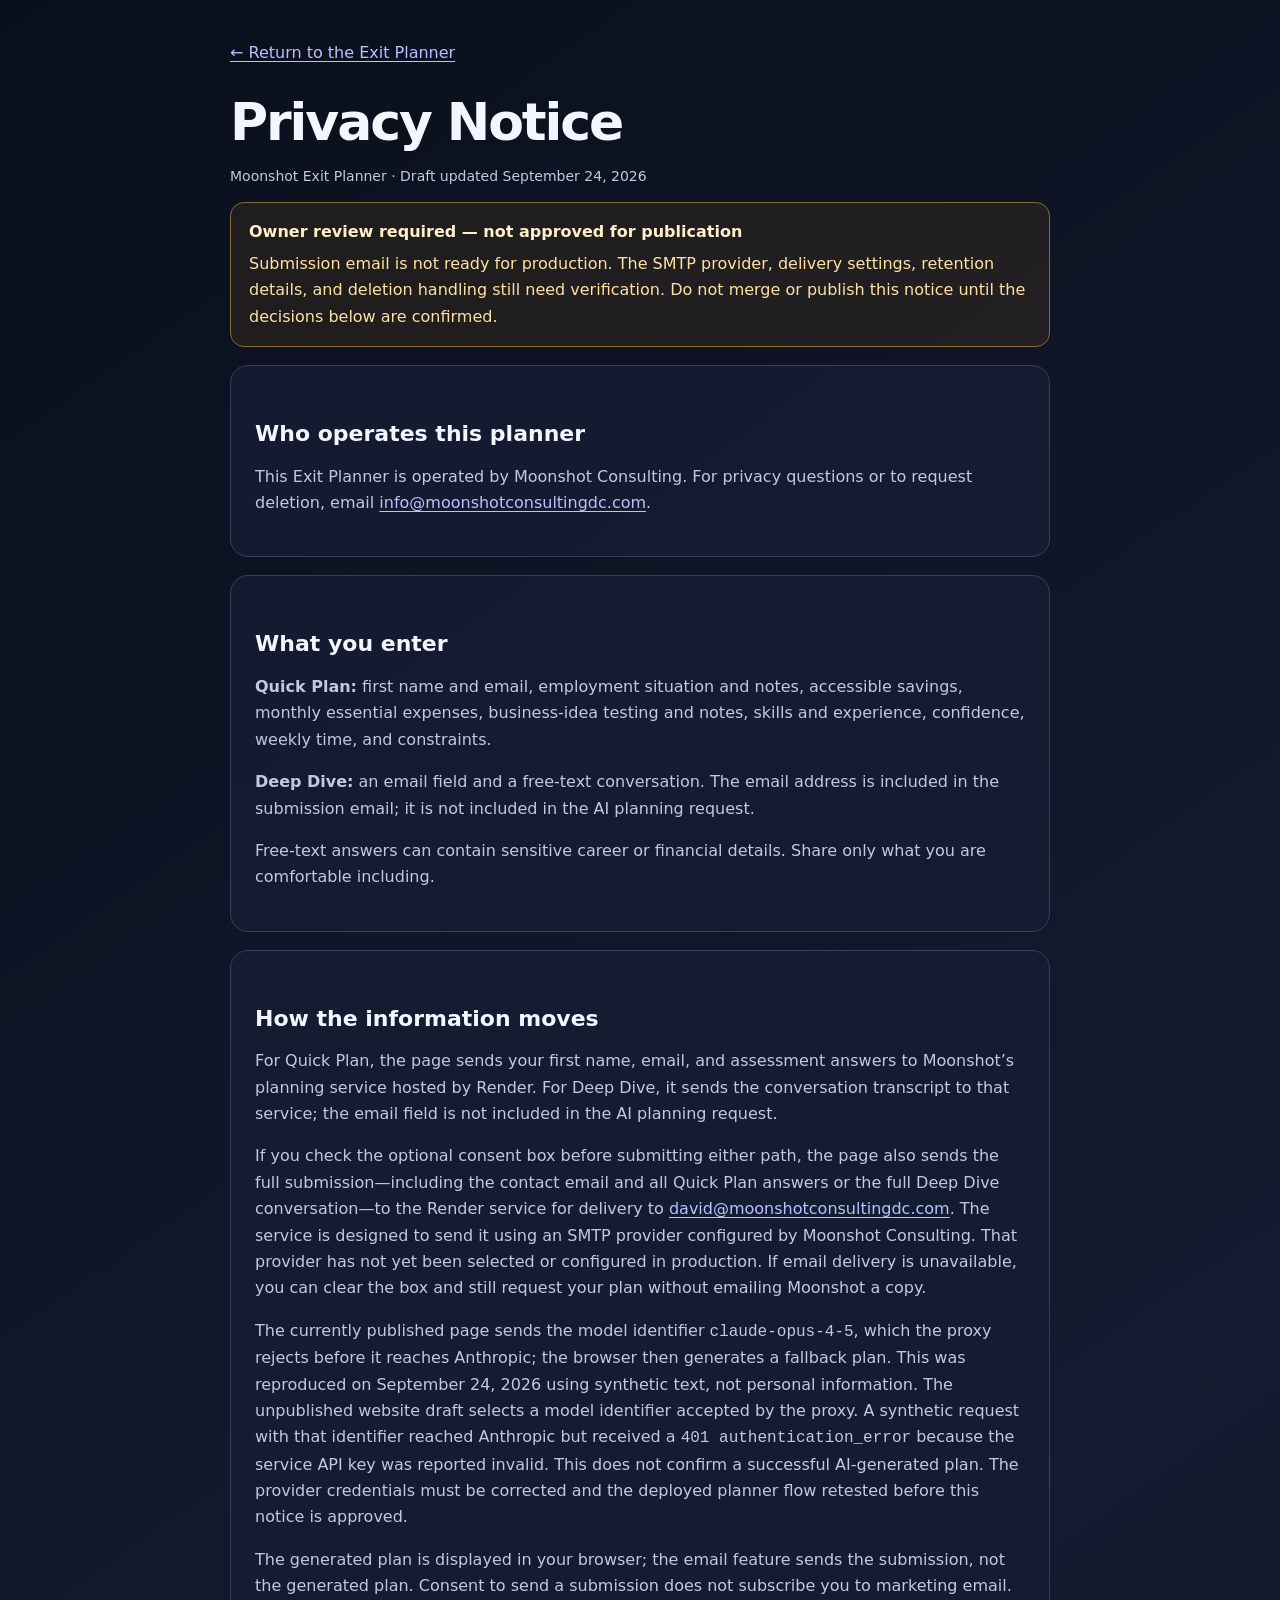
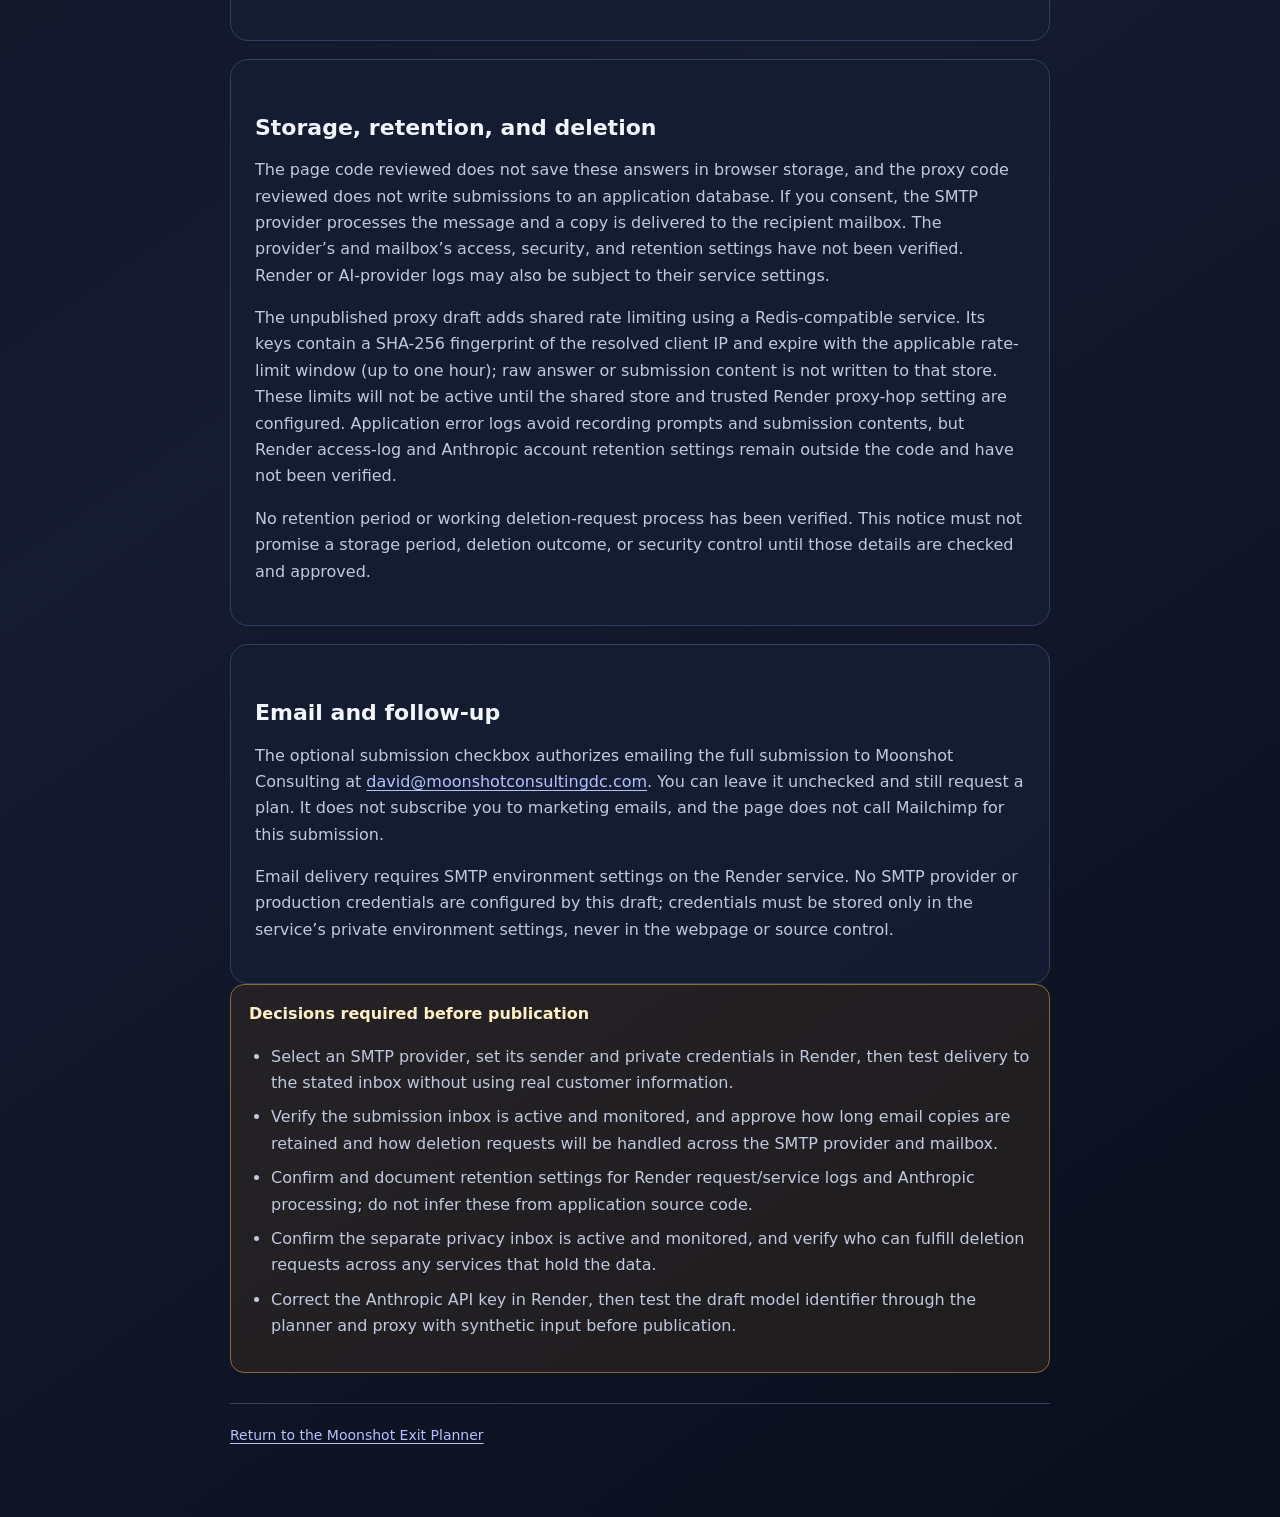
<file: privacy/index.html>
<!DOCTYPE html>
<html lang="en">
<head>
  <meta charset="UTF-8">
  <meta name="viewport" content="width=device-width, initial-scale=1">
  <meta name="robots" content="noindex, nofollow">
  <title>Privacy Notice Draft | Moonshot Exit Planner</title>
  <style>
    :root{color-scheme:dark;--bg:#0b1020;--panel:#151d33;--line:#34405f;--text:#f4f6ff;--muted:#c0c9df;--accent:#b8c1ff;--warning:#ffe2a2}
    *{box-sizing:border-box}
    body{margin:0;background:linear-gradient(145deg,#0a0f1d,#151b30 55%,#0a0f1d);color:var(--text);font:16px/1.65 system-ui,-apple-system,BlinkMacSystemFont,"Segoe UI",sans-serif}
    main{width:min(820px,100% - 32px);margin:0 auto;padding:40px 0 72px}
    nav{margin-bottom:28px}
    a{color:var(--accent);text-underline-offset:3px}
    h1{font-size:clamp(34px,6vw,52px);line-height:1.08;letter-spacing:-.04em;margin:0 0 12px}
    h2{font-size:22px;line-height:1.25;margin:30px 0 10px}
    p,li{color:var(--muted)}
    .draft,.decision{border:1px solid #876b35;background:rgba(109,77,20,.2);border-radius:14px;padding:16px 18px;color:var(--warning)}
    .draft strong,.decision strong{display:block;margin-bottom:6px;color:#fff0c8}
    .card{margin-top:18px;padding:24px;border:1px solid var(--line);border-radius:18px;background:rgba(21,29,51,.88)}
    ul{padding-left:22px}
    li+li{margin-top:8px}
    .small{font-size:14px}
    footer{margin-top:30px;padding-top:20px;border-top:1px solid var(--line);font-size:14px}
    @media(max-width:560px){main{padding-top:26px}.card{padding:18px}h2{font-size:20px}}
  </style>
</head>
<body>
  <main>
    <nav><a href="/exit/">← Return to the Exit Planner</a></nav>
    <h1>Privacy Notice</h1>
    <p class="small">Moonshot Exit Planner · Draft updated September 24, 2026</p>
    <aside class="draft" role="note">
      <strong>Owner review required — not approved for publication</strong>
      Submission email is not ready for production. The SMTP provider, delivery settings, retention details, and deletion handling still need verification. Do not merge or publish this notice until the decisions below are confirmed.
    </aside>

    <section class="card">
      <h2>Who operates this planner</h2>
      <p>This Exit Planner is operated by Moonshot Consulting. For privacy questions or to request deletion, email <a href="mailto:info@moonshotconsultingdc.com">info@moonshotconsultingdc.com</a>.</p>
    </section>

    <section class="card">
      <h2>What you enter</h2>
      <p><strong>Quick Plan:</strong> first name and email, employment situation and notes, accessible savings, monthly essential expenses, business-idea testing and notes, skills and experience, confidence, weekly time, and constraints.</p>
      <p><strong>Deep Dive:</strong> an email field and a free-text conversation. The email address is included in the submission email; it is not included in the AI planning request.</p>
      <p>Free-text answers can contain sensitive career or financial details. Share only what you are comfortable including.</p>
    </section>

    <section class="card">
      <h2>How the information moves</h2>
      <p>For Quick Plan, the page sends your first name, email, and assessment answers to Moonshot’s planning service hosted by Render. For Deep Dive, it sends the conversation transcript to that service; the email field is not included in the AI planning request.</p>
      <p>If you check the optional consent box before submitting either path, the page also sends the full submission—including the contact email and all Quick Plan answers or the full Deep Dive conversation—to the Render service for delivery to <a href="mailto:david@moonshotconsultingdc.com">david@moonshotconsultingdc.com</a>. The service is designed to send it using an SMTP provider configured by Moonshot Consulting. That provider has not yet been selected or configured in production. If email delivery is unavailable, you can clear the box and still request your plan without emailing Moonshot a copy.</p>
      <p>The currently published page sends the model identifier <code>claude-opus-4-5</code>, which the proxy rejects before it reaches Anthropic; the browser then generates a fallback plan. This was reproduced on September 24, 2026 using synthetic text, not personal information. The unpublished website draft selects a model identifier accepted by the proxy. A synthetic request with that identifier reached Anthropic but received a <code>401 authentication_error</code> because the service API key was reported invalid. This does not confirm a successful AI-generated plan. The provider credentials must be corrected and the deployed planner flow retested before this notice is approved.</p>
      <p>The generated plan is displayed in your browser; the email feature sends the submission, not the generated plan. Consent to send a submission does not subscribe you to marketing email.</p>
    </section>

    <section class="card">
      <h2>Storage, retention, and deletion</h2>
      <p>The page code reviewed does not save these answers in browser storage, and the proxy code reviewed does not write submissions to an application database. If you consent, the SMTP provider processes the message and a copy is delivered to the recipient mailbox. The provider’s and mailbox’s access, security, and retention settings have not been verified. Render or AI-provider logs may also be subject to their service settings.</p>
      <p>The unpublished proxy draft adds shared rate limiting using a Redis-compatible service. Its keys contain a SHA-256 fingerprint of the resolved client IP and expire with the applicable rate-limit window (up to one hour); raw answer or submission content is not written to that store. These limits will not be active until the shared store and trusted Render proxy-hop setting are configured. Application error logs avoid recording prompts and submission contents, but Render access-log and Anthropic account retention settings remain outside the code and have not been verified.</p>
      <p>No retention period or working deletion-request process has been verified. This notice must not promise a storage period, deletion outcome, or security control until those details are checked and approved.</p>
    </section>

    <section class="card">
      <h2>Email and follow-up</h2>
      <p>The optional submission checkbox authorizes emailing the full submission to Moonshot Consulting at <a href="mailto:david@moonshotconsultingdc.com">david@moonshotconsultingdc.com</a>. You can leave it unchecked and still request a plan. It does not subscribe you to marketing emails, and the page does not call Mailchimp for this submission.</p>
      <p>Email delivery requires SMTP environment settings on the Render service. No SMTP provider or production credentials are configured by this draft; credentials must be stored only in the service’s private environment settings, never in the webpage or source control.</p>
    </section>

    <section class="decision" aria-labelledby="decisions-title">
      <strong id="decisions-title">Decisions required before publication</strong>
      <ul>
        <li>Select an SMTP provider, set its sender and private credentials in Render, then test delivery to the stated inbox without using real customer information.</li>
        <li>Verify the submission inbox is active and monitored, and approve how long email copies are retained and how deletion requests will be handled across the SMTP provider and mailbox.</li>
        <li>Confirm and document retention settings for Render request/service logs and Anthropic processing; do not infer these from application source code.</li>
        <li>Confirm the separate privacy inbox is active and monitored, and verify who can fulfill deletion requests across any services that hold the data.</li>
        <li>Correct the Anthropic API key in Render, then test the draft model identifier through the planner and proxy with synthetic input before publication.</li>
      </ul>
    </section>

    <footer><a href="/exit/">Return to the Moonshot Exit Planner</a></footer>
  </main>
</body>
</html>
</file>
